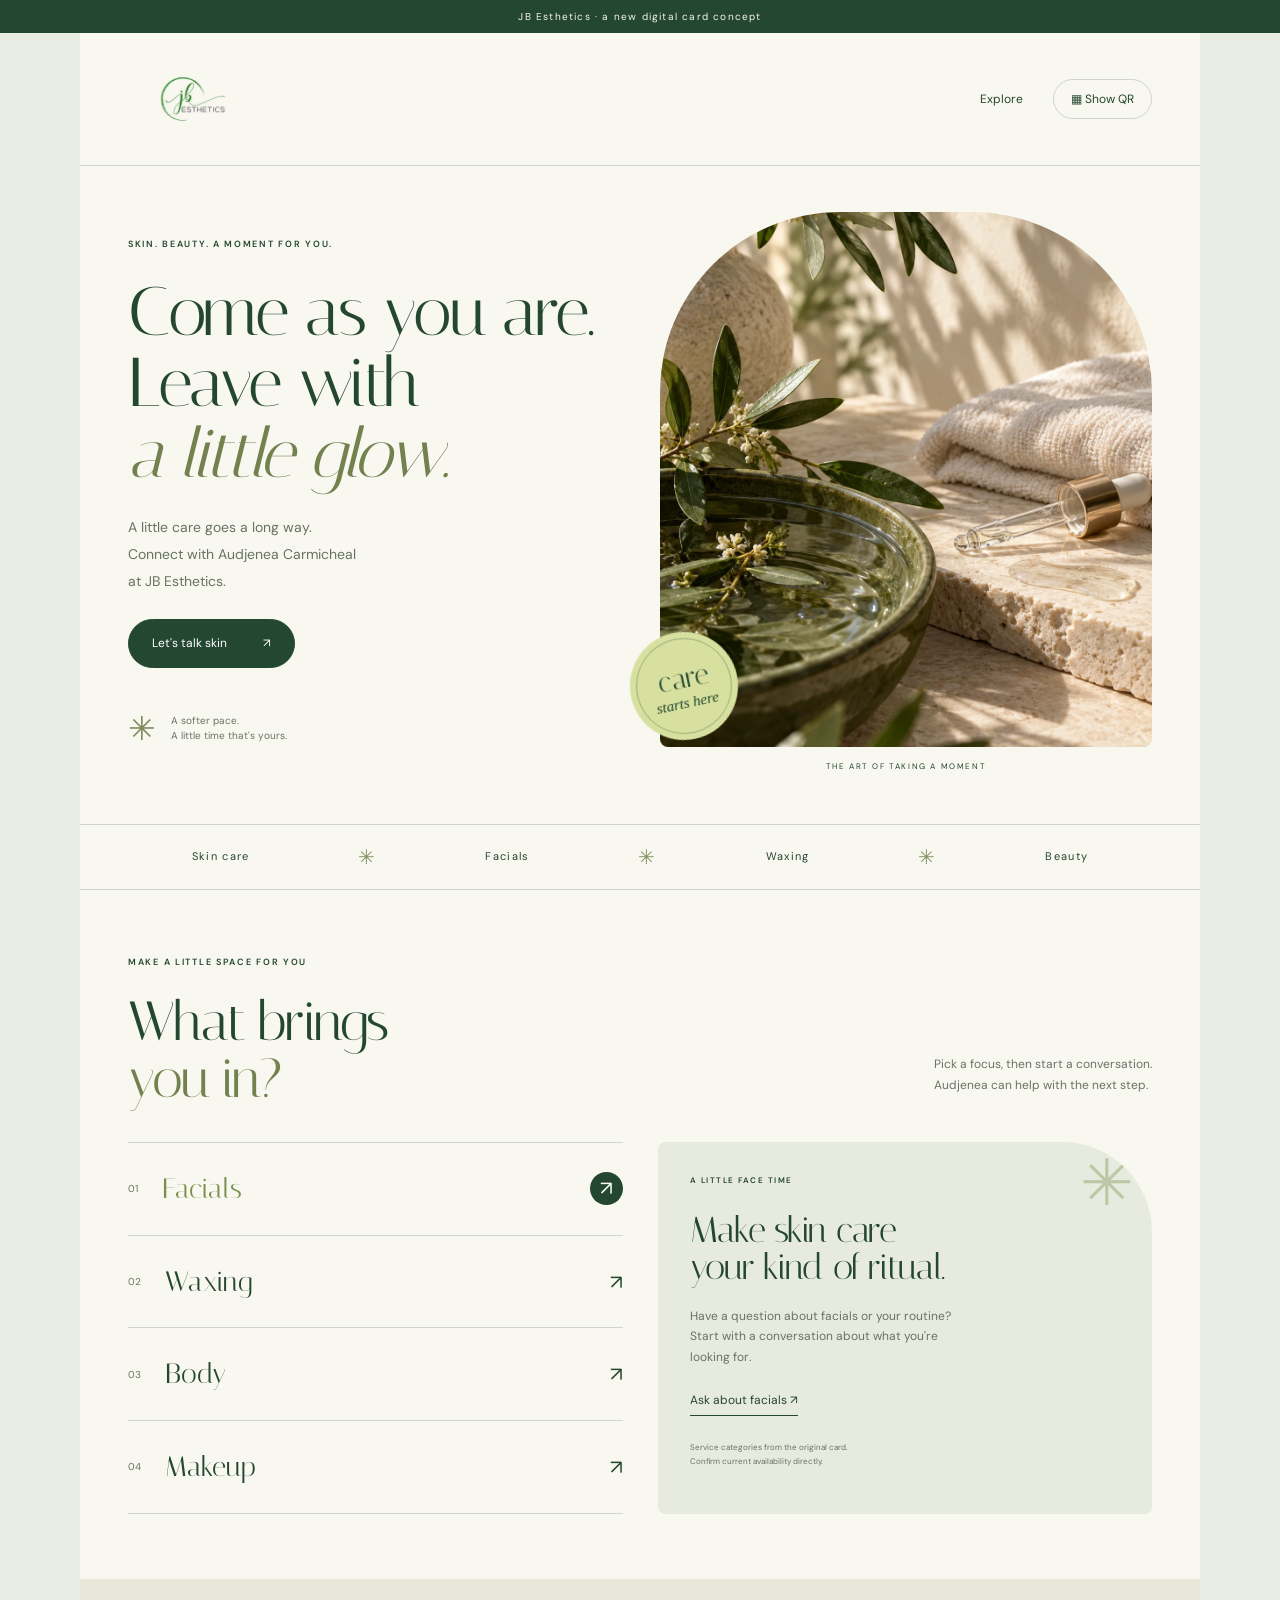
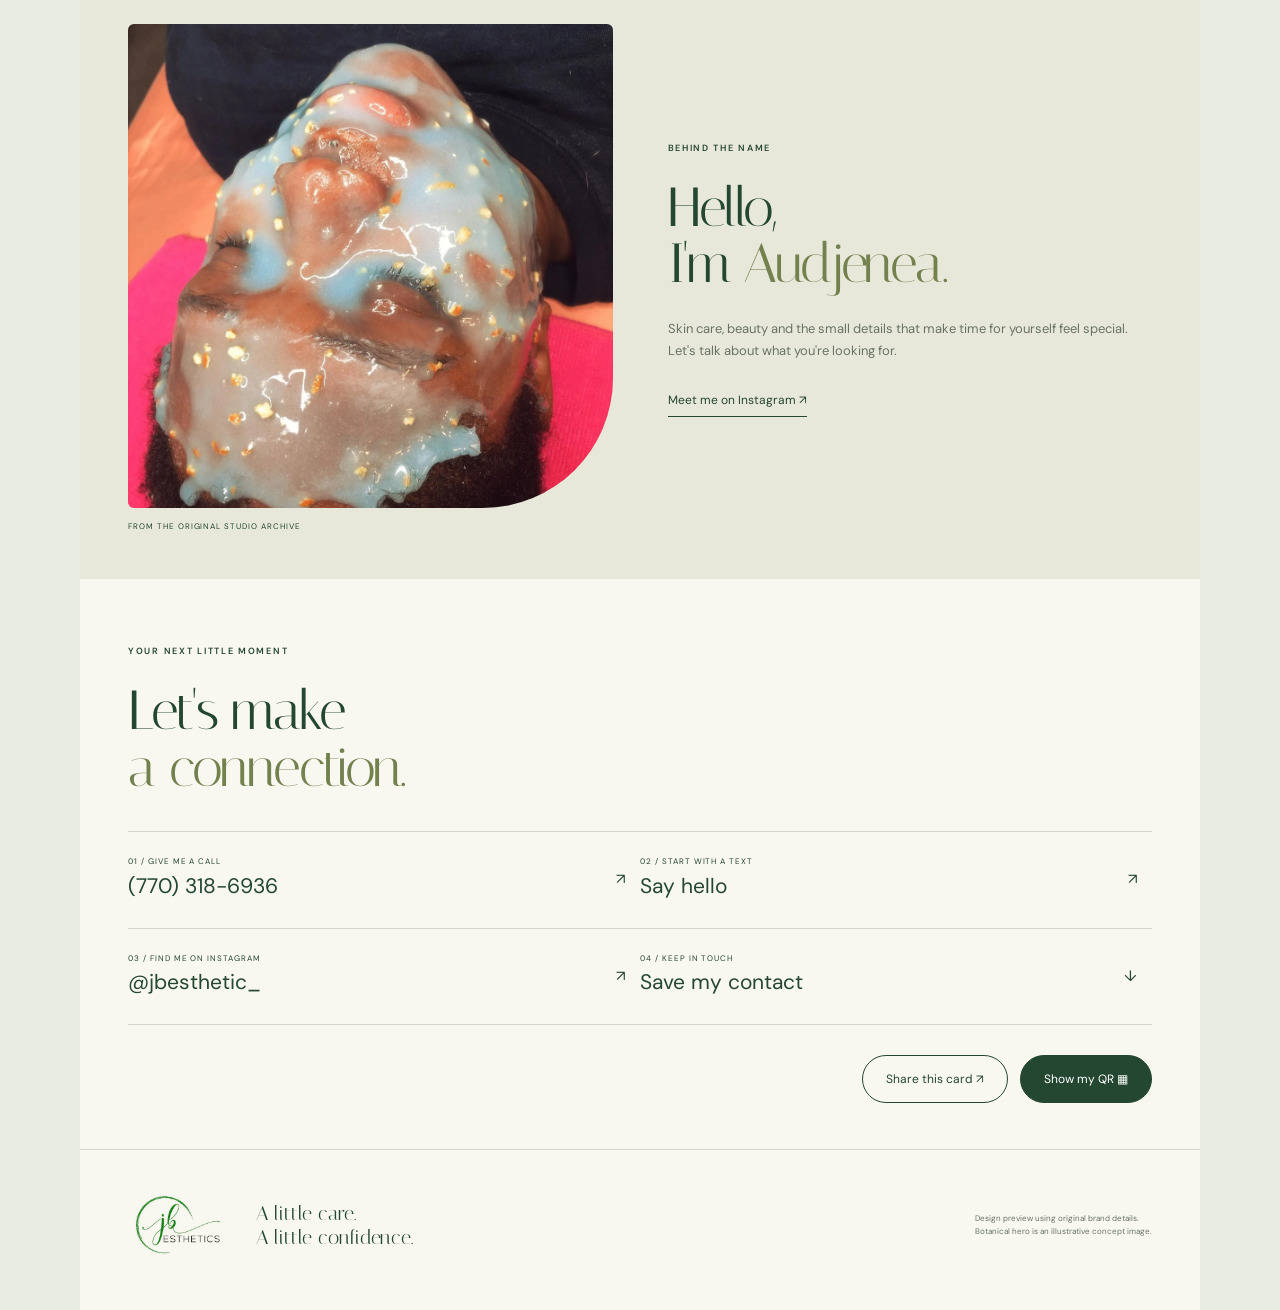
<file: index.html>
<!doctype html><html lang="en"><head><meta charset="utf-8"><meta name="viewport" content="width=device-width,initial-scale=1"><meta name="theme-color" content="#244731"><title>JB Esthetics · Audjenea Carmicheal</title><meta name="description" content="Connect with Audjenea at JB Esthetics. Skin, beauty and a little time for yourself."><link rel="stylesheet" href="style.css"></head><body><a class="skip" href="#main">Skip to content</a><div class="preview">JB Esthetics · a new digital card concept</div><div class="shell"><header><a href="index.html" aria-label="JB Esthetics home"><img src="logo.webp" alt="JB Esthetics"></a><nav><a href="#services">Explore</a><a class="qr" href="qr.html">▦ <span>Show QR</span></a></nav></header><main id="main"><section class="hero"><div class="hero-copy"><p class="eyebrow">SKIN. BEAUTY. A MOMENT FOR YOU.</p><h1>Come as you are.<br>Leave with<br><em>a little glow.</em></h1><p class="intro">A little care goes a long way.<br>Connect with Audjenea Carmicheal<br>at JB Esthetics.</p><a class="button solid" href="sms:+17703186936">Let's talk skin <span>↗</span></a><div class="hero-bottom"><span class="tiny-leaf">✳</span><span>A softer pace.<br>A little time that's yours.</span></div></div><figure class="hero-image"><img src="hero.webp" alt="Botanical spa still life with an olive ceramic bowl, towel and glass dropper"><figcaption>THE ART OF TAKING A MOMENT</figcaption><div class="roundel" aria-hidden="true">care<br><i>starts here</i></div></figure></section><div class="ribbon"><span>Skin care</span><i>✳</i><span>Facials</span><i>✳</i><span>Waxing</span><i>✳</i><span>Beauty</span></div><section class="services" id="services"><div class="section-head"><div><p class="eyebrow">MAKE A LITTLE SPACE FOR YOU</p><h2>What brings<br><em>you in?</em></h2></div><p>Pick a focus, then start a conversation.<br>Audjenea can help with the next step.</p></div><div class="service-layout"><div class="service-list" role="tablist" aria-label="Explore services"><button role="tab" id="tab-facials" aria-selected="true" aria-controls="service-panel" data-service="facials"><span>01</span> Facials <b>↗</b></button><button role="tab" id="tab-waxing" aria-selected="false" aria-controls="service-panel" tabindex="-1" data-service="waxing"><span>02</span> Waxing <b>↗</b></button><button role="tab" id="tab-body" aria-selected="false" aria-controls="service-panel" tabindex="-1" data-service="body"><span>03</span> Body <b>↗</b></button><button role="tab" id="tab-makeup" aria-selected="false" aria-controls="service-panel" tabindex="-1" data-service="makeup"><span>04</span> Makeup <b>↗</b></button></div><div class="service-panel" role="tabpanel" id="service-panel" aria-labelledby="tab-facials" tabindex="0"><span class="panel-marker" aria-hidden="true">✳</span><p class="eyebrow" id="service-kicker">A LITTLE FACE TIME</p><h3 id="service-title">Make skin care<br>your kind of ritual.</h3><p id="service-copy">Have a question about facials or your routine? Start with a conversation about what you're looking for.</p><a class="text-link" id="service-action" href="sms:+17703186936?body=Hi%20Audjenea%2C%20I%27d%20love%20to%20ask%20about%20facials.">Ask about facials ↗</a><small>Service categories from the original card.<br>Confirm current availability directly.</small></div></div></section><section class="studio"><div class="studio-image"><img src="facial.webp" alt="Facial mask treatment from the original JB Esthetics photo archive" loading="lazy"><span>FROM THE ORIGINAL STUDIO ARCHIVE</span></div><div class="studio-copy"><p class="eyebrow">BEHIND THE NAME</p><h2>Hello,<br>I'm <em>Audjenea.</em></h2><p>Skin care, beauty and the small details that make time for yourself feel special. Let's talk about what you're looking for.</p><a class="text-link" href="https://www.instagram.com/jbesthetic_/" target="_blank" rel="noopener">Meet me on Instagram ↗</a></div></section><section class="contact" id="contact"><p class="eyebrow">YOUR NEXT LITTLE MOMENT</p><h2>Let's make<br><em>a connection.</em></h2><div class="contact-links"><a href="tel:+17703186936"><span>01 / GIVE ME A CALL</span><strong>(770) 318-6936</strong><b>↗</b></a><a href="sms:+17703186936"><span>02 / START WITH A TEXT</span><strong>Say hello</strong><b>↗</b></a><a href="https://www.instagram.com/jbesthetic_/" target="_blank" rel="noopener"><span>03 / FIND ME ON INSTAGRAM</span><strong>@jbesthetic_</strong><b>↗</b></a><a href="audjenea.vcf" download><span>04 / KEEP IN TOUCH</span><strong>Save my contact</strong><b>↓</b></a></div><div class="share-row"><button id="share" class="button outline">Share this card ↗</button><a class="button solid" href="qr.html">Show my QR ▦</a></div><p role="status" id="share-status"></p></section></main><footer><img src="logo.webp" alt="JB Esthetics"><p>A little care.<br>A little confidence.</p><small>Design preview using original brand details.<br>Botanical hero is an illustrative concept image.</small></footer></div><script src="app.js"></script></body></html>
</file>
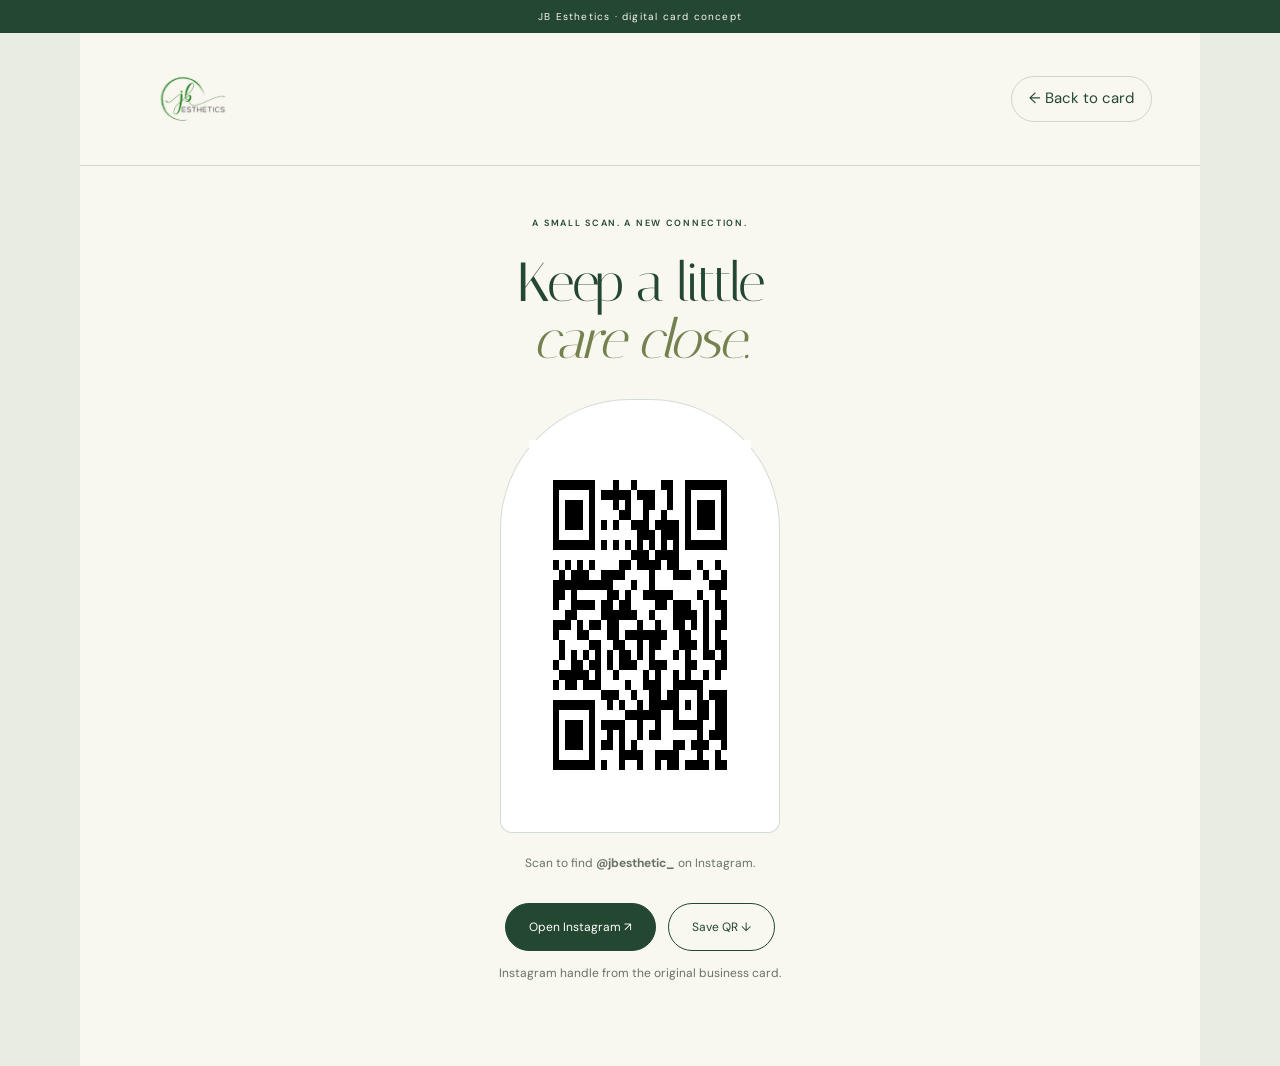
<file: qr.html>
<!doctype html><html lang="en"><head><meta charset="utf-8"><meta name="viewport" content="width=device-width,initial-scale=1"><meta name="theme-color" content="#244731"><title>JB Esthetics · My QR</title><link rel="stylesheet" href="style.css"></head><body><div class="preview">JB Esthetics · digital card concept</div><div class="shell"><header><a href="index.html"><img src="logo.webp" alt="JB Esthetics"></a><a class="qr" href="index.html">← Back to card</a></header><main class="qr-main"><p class="eyebrow">A SMALL SCAN. A NEW CONNECTION.</p><h1>Keep a little<br><em>care close.</em></h1><div class="qr-frame"><img src="instagram-qr.png" alt="QR code opening Instagram @jbesthetic_" width="370" height="370"></div><p>Scan to find <strong>@jbesthetic_</strong> on Instagram.</p><div class="share-row"><a class="button solid" href="https://www.instagram.com/jbesthetic_/" target="_blank" rel="noopener">Open Instagram ↗</a><a class="button outline" href="instagram-qr.png" download="jb-esthetics-instagram-qr.png">Save QR ↓</a></div><p>Instagram handle from the original business card.</p></main></div></body></html>
</file>
<file: style.css>
@import url('https://fonts.googleapis.com/css2?family=DM+Sans:wght@400;500;600;700&family=Italiana&display=swap');
:root{--green:#244731;--paper:#f8f7f0;--sage:#e7eade;--soft:#687365;--line:#24473130;--lime:#d7e09e}*{box-sizing:border-box}body{margin:0;background:#e9ece2;color:var(--green);font:15px/1.7 'DM Sans',sans-serif}a{color:inherit;text-decoration:none}button{font:inherit;color:inherit;cursor:pointer}img{display:block;max-width:100%}button,a{touch-action:manipulation}a:focus-visible,button:focus-visible,[tabindex]:focus-visible{outline:3px solid #a5a646;outline-offset:4px}.skip{position:fixed;top:-100px;z-index:20;background:white;padding:12px}.skip:focus{top:0}.preview{background:var(--green);color:var(--paper);text-align:center;padding:8px 15px;font-size:10px;letter-spacing:.12em}.shell{max-width:1120px;margin:auto;background:var(--paper)}header{padding:28px 48px;display:flex;align-items:center;justify-content:space-between;border-bottom:1px solid var(--line)}header img{width:130px;height:76px;object-fit:contain;mix-blend-mode:multiply}nav{display:flex;align-items:center;gap:30px;font-size:12px}.qr{border:1px solid var(--line);padding:9px 17px;border-radius:30px}.hero{display:grid;grid-template-columns:1fr 1fr;padding:46px 48px 50px;gap:40px}.hero-copy{padding:25px 0 0}.eyebrow{font-size:9px;letter-spacing:.19em;font-weight:600;margin:0 0 24px}h1,h2,h3{font-family:'Italiana',Georgia,serif;line-height:1.03;font-weight:400;letter-spacing:-.035em;margin:0}h1{font-size:69px}em{font-style:normal;color:#73814e}h1 em{font-style:italic}.intro{font-size:14px;line-height:1.9;color:var(--soft);margin:25px 0}.button{display:inline-flex;align-items:center;justify-content:space-between;gap:36px;border-radius:30px;padding:13px 23px;font-size:12px;border:1px solid var(--green)}.solid{background:var(--green);color:white}.outline{background:transparent}.button:hover{background:#52683c;color:white}.hero-bottom{display:flex;align-items:center;gap:15px;margin-top:36px;font-size:10px;line-height:1.5;color:var(--soft)}.tiny-leaf{font-size:33px;color:#7e8b5b}.hero-image{position:relative;margin:0}.hero-image>img{width:100%;height:535px;object-fit:cover;border-radius:180px 180px 8px 8px}.hero-image figcaption{font-size:8px;letter-spacing:.2em;text-align:center;margin-top:13px}.roundel{position:absolute;bottom:34px;left:-30px;background:var(--lime);border-radius:50%;width:108px;height:108px;display:flex;flex-direction:column;align-items:center;justify-content:center;line-height:1.2;font:29px 'Italiana',Georgia,serif;transform:rotate(-12deg);outline:1px solid #24473155;outline-offset:-7px}.roundel i{font:italic 15px Georgia}.ribbon{display:flex;align-items:center;justify-content:space-evenly;border-block:1px solid var(--line);padding:15px;gap:12px;font-size:11px;letter-spacing:.12em}.ribbon i{font-style:normal;font-size:20px;color:#839563}.services{padding:65px 48px}.section-head{display:flex;justify-content:space-between;align-items:end;gap:20px;margin-bottom:35px}h2{font-size:55px}.section-head>p{font-size:12px;color:var(--soft);max-width:240px}.service-layout{display:grid;grid-template-columns:1fr 1fr;gap:35px}.service-list{display:flex;flex-direction:column}.service-list button{display:flex;align-items:center;gap:24px;width:100%;border:0;border-bottom:1px solid var(--line);background:transparent;padding:22px 0;font-family:'Italiana',Georgia,serif;font-size:28px;text-align:left}.service-list button:first-child{border-top:1px solid var(--line)}.service-list button span{font:10px 'DM Sans',sans-serif;color:var(--soft)}.service-list button b{margin-left:auto;font:20px 'DM Sans',sans-serif;font-weight:400}.service-list button[aria-selected=true]{color:#78904b}.service-list button[aria-selected=true] b{background:var(--green);color:white;border-radius:50%;width:33px;height:33px;text-align:center;line-height:33px}.service-panel{position:relative;background:var(--sage);border-radius:7px 90px 7px 7px;padding:32px;min-height:355px;overflow:hidden}.panel-marker{position:absolute;right:18px;top:10px;font-size:64px;color:#bdc7a5;line-height:1}h3{font-size:36px;position:relative}.service-panel .eyebrow{position:relative;font-size:8px}.service-panel>p:not(.eyebrow){font-size:12px;color:var(--soft);max-width:280px;margin:20px 0}.text-link{font-size:12px;border-bottom:1px solid;padding-bottom:5px;display:inline-block}.service-panel small{display:block;font-size:8px;line-height:1.7;color:var(--soft);margin-top:25px}.studio{background:#e8e8da;display:grid;grid-template-columns:1fr 1fr;gap:55px;align-items:center;padding:45px 48px}.studio-image img{width:100%;aspect-ratio:1;object-fit:cover;border-radius:6px 6px 130px 6px}.studio-image span{font-size:8px;letter-spacing:.12em;display:block;margin-top:12px}.studio-copy p:not(.eyebrow){color:var(--soft);font-size:13px;margin:25px 0}.contact{padding:65px 48px 35px}.contact-links{display:grid;grid-template-columns:1fr 1fr;margin-top:35px;border-top:1px solid var(--line)}.contact-links a{padding:23px 30px 23px 0;border-bottom:1px solid var(--line);position:relative}.contact-links span{display:block;font-size:8px;letter-spacing:.12em}.contact-links strong{font-size:21px;font-weight:400}.contact-links b{position:absolute;right:15px;top:35px;font-weight:400}.contact-links a:hover strong{color:#78904b}.share-row{display:flex;justify-content:flex-end;gap:12px;margin-top:30px}#share-status{font-size:11px;text-align:right}footer{padding:25px 48px 35px;display:flex;align-items:center;gap:28px;border-top:1px solid var(--line)}footer img{width:100px;mix-blend-mode:multiply}footer p{font:20px/1.2 'Italiana',Georgia,serif}footer small{margin-left:auto;font-size:8px;color:var(--soft)}.qr-main{padding:50px 24px 70px;max-width:500px;margin:auto;text-align:center}.qr-main h1{font-size:55px}.qr-frame{background:white;border-radius:130px 130px 12px 12px;padding:40px 28px 22px;width:280px;margin:30px auto 20px;border:1px solid var(--line)}.qr-frame img{width:100%}.qr-main p:not(.eyebrow){font-size:12px;color:var(--soft)}.qr-main .share-row{justify-content:center;flex-wrap:wrap}@media(max-width:700px){header{padding:18px 22px}header img{width:100px;height:60px}nav{gap:17px;font-size:10px}.qr{padding:8px 12px}.hero{padding:28px 24px 35px;gap:30px;grid-template-columns:1fr}.hero-copy{padding:0}.eyebrow{font-size:8px;margin-bottom:20px}h1{font-size:56px}.intro{font-size:13px;margin:20px 0}.hero-bottom{margin-top:25px}.hero-image{margin:0 13px 0 20px}.hero-image>img{height:365px;border-radius:140px 140px 5px 5px}.roundel{width:85px;height:85px;font-size:24px;left:-20px;bottom:32px}.roundel i{font-size:12px}.ribbon{font-size:8px;letter-spacing:.04em;padding:12px 10px;gap:6px}.ribbon i{font-size:15px}.services{padding:40px 24px}.section-head{display:block}h2{font-size:47px}.section-head>p{margin-top:20px}.service-layout{grid-template-columns:1fr;gap:20px}.service-list{display:grid;grid-template-columns:1fr 1fr;border-top:1px solid var(--line)}.service-list button{font-size:24px;padding:17px 8px;gap:10px}.service-list button:first-child{border-top:0}.service-list button b{font-size:16px}.service-panel{padding:26px;min-height:320px}.studio{padding:30px 24px 40px;grid-template-columns:1fr;gap:28px}.studio-image{max-width:340px;margin:auto;width:100%}.studio-copy h2 br{display:none}.contact{padding:40px 24px 25px}.contact-links{grid-template-columns:1fr}.contact-links a{padding:19px 30px 19px 0}.share-row{justify-content:stretch;gap:8px}.share-row .button{flex:1;gap:8px;padding:12px 15px;font-size:11px}footer{padding:20px 24px 28px;gap:20px;flex-wrap:wrap}footer small{margin:0;flex-basis:100%}.qr-main h1{font-size:48px}.preview{font-size:9px}}@media(prefers-reduced-motion:no-preference){html{scroll-behavior:smooth}.button{transition:background .2s}}
</file>
